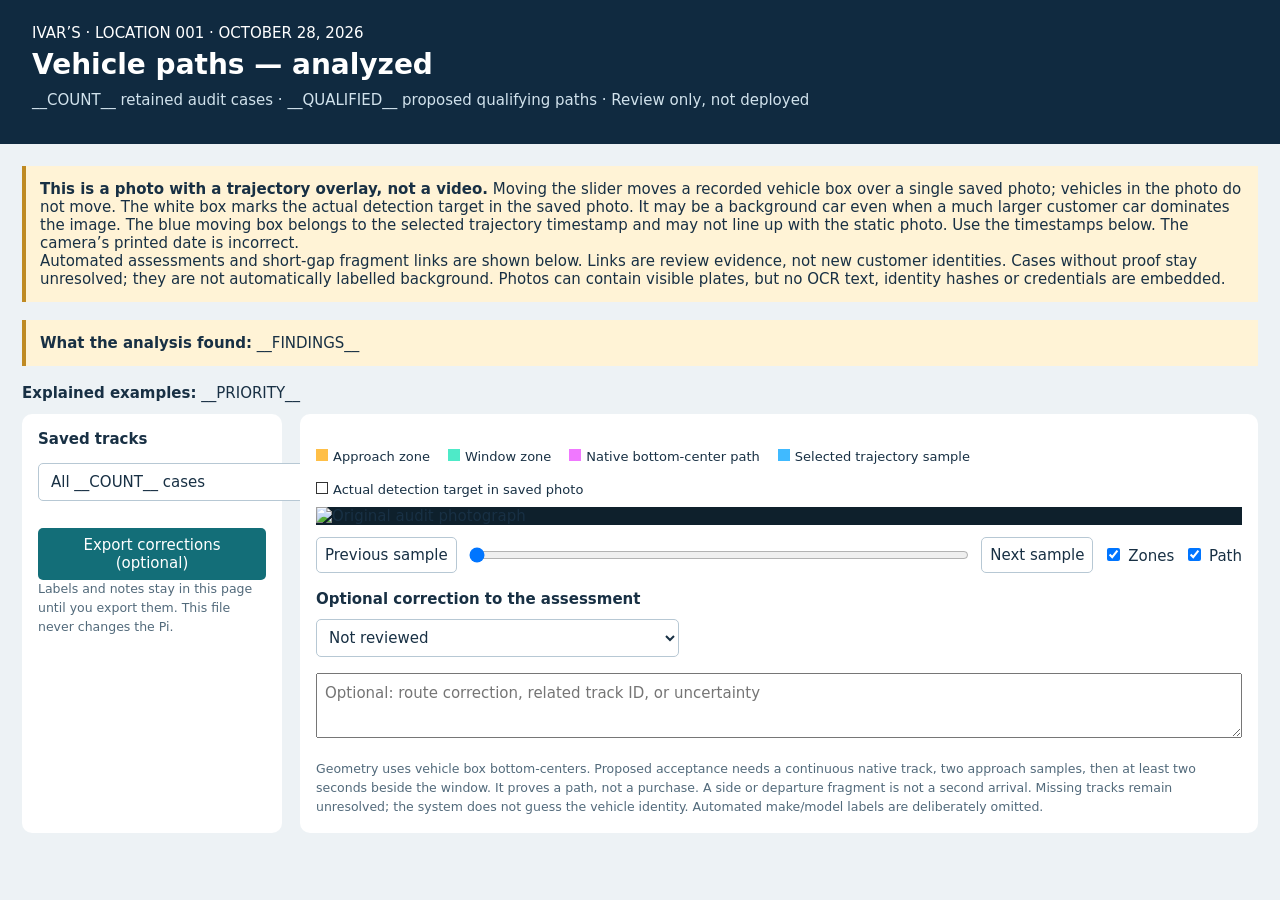
<file: tools/ivars_route_review.html>
<!doctype html>
<html lang="en"><meta charset="utf-8"><meta name="viewport" content="width=device-width,initial-scale=1">
<title>Ivar's trajectory review</title>
<style>
*{box-sizing:border-box}body{margin:0;background:#edf2f5;color:#183044;font:15px system-ui}header{padding:24px 32px;background:#102a40;color:white}h1{margin:6px 0;font-size:28px}p{line-height:1.55}header p{margin:8px 0;color:#d1e2ec}main{padding:22px;max-width:1600px;margin:auto}.note{padding:14px;background:#fff3d6;border-left:4px solid #bf8a22;margin-bottom:18px}.layout{display:grid;grid-template-columns:260px 1fr;gap:18px}aside,section{background:white;border-radius:10px;padding:16px}button,select,input,textarea{font:inherit}button,select{padding:8px;border:1px solid #b7c8d4;border-radius:5px;background:white;color:#183044}button{cursor:pointer}button:focus-visible,select:focus-visible{outline:3px solid #16aeac}#list{max-height:65vh;overflow:auto}#list button{display:block;width:100%;text-align:left;margin:5px 0;font-size:13px}#list button.active{border:2px solid #137e85;background:#e4f5f5}.frame{position:relative;background:#0e202c}#photo{display:block;width:100%}svg{position:absolute;inset:0;width:100%;height:100%}.controls{display:flex;gap:10px;align-items:center;margin:12px 0;flex-wrap:wrap}input[type=range]{flex:1;min-width:220px}.facts{font-size:13px;color:#496175;line-height:1.7}textarea{width:100%;height:65px;padding:8px;margin-top:8px}#label{max-width:100%;margin:8px 0}#export{background:#136e78;color:white;border:0;margin-top:12px}.legend{display:flex;gap:18px;font-size:13px;flex-wrap:wrap;margin:10px 0}.dot{display:inline-block;width:12px;height:12px;margin-right:5px}#selectedTime{font-variant-numeric:tabular-nums;font-size:13px}#reason{font-weight:600}#priority{margin:12px 0}#priority button{margin:3px}small{display:block;line-height:1.5;color:#526a7b}@media(max-width:850px){.layout{grid-template-columns:1fr}#list{max-height:180px}main{padding:10px}header{padding:18px}}@media print{aside,.controls,#label,textarea,#export{display:none}.layout{display:block}}
</style>
<header><div>IVAR’S · LOCATION 001 · OCTOBER 28, 2026</div><h1>Vehicle paths — analyzed</h1><p>__COUNT__ retained audit cases · __QUALIFIED__ proposed qualifying paths · Review only, not deployed</p></header>
<main><div class="note"><b>This is a photo with a trajectory overlay, not a video.</b> Moving the slider moves a recorded vehicle box over a single saved photo; vehicles in the photo do not move. The white box marks the actual detection target in the saved photo. It may be a background car even when a much larger customer car dominates the image. The blue moving box belongs to the selected trajectory timestamp and may not line up with the static photo. Use the timestamps below. The camera’s printed date is incorrect.<br>Automated assessments and short-gap fragment links are shown below. Links are review evidence, not new customer identities. Cases without proof stay unresolved; they are not automatically labelled background. Photos can contain visible plates, but no OCR text, identity hashes or credentials are embedded.</div>
<div class="note"><b>What the analysis found:</b> __FINDINGS__</div><div id="priority"><b>Explained examples:</b> __PRIORITY__</div>
<div class="layout"><aside><b>Saved tracks</b><p><select id="filter"><option value="all">All __COUNT__ cases</option><option value="qualified">__QUALIFIED__ proposed qualifying paths</option><option value="unreviewed">Not manually reviewed</option></select></p><div id="list"></div><button id="export">Export corrections (optional)</button><small>Labels and notes stay in this page until you export them. This file never changes the Pi.</small></aside>
<section><h2 id="title"></h2><div id="reason"></div><p id="assessment"></p><div id="links"></div><div class="legend"><span><i class="dot" style="background:#ffbf47"></i>Approach zone</span><span><i class="dot" style="background:#4eeac8"></i>Window zone</span><span><i class="dot" style="background:#f078ff"></i>Native bottom-center path</span><span><i class="dot" style="background:#40baff"></i>Selected trajectory sample</span><span><i class="dot" style="background:#fff;border:1px solid #333"></i>Actual detection target in saved photo</span></div>
<div class="frame"><img id="photo" alt="Original audit photograph"><svg id="overlay" viewBox="0 0 2304 1296" aria-label="Recorded trajectory over static photo"></svg></div>
<div class="controls"><button id="prev">Previous sample</button><input id="slider" type="range" min="0" value="0"><button id="next">Next sample</button><label><input id="zones" type="checkbox" checked> Zones</label><label><input id="path" type="checkbox" checked> Path</label></div>
<div id="selectedTime"></div><div id="facts" class="facts"></div><p><label for="label"><b>Optional correction to the assessment</b></label><br><select id="label"><option value="">Not reviewed</option><option value="customer_arrival">Customer approached / used drive-through</option><option value="background">Background / parking-lot traffic</option><option value="departure_fragment">Departure fragment of an earlier customer</option><option value="uncertain">Cannot tell from this evidence</option></select><textarea id="notes" placeholder="Optional: route correction, related track ID, or uncertainty"></textarea></p>
<small>Geometry uses vehicle box bottom-centers. Proposed acceptance needs a continuous native track, two approach samples, then at least two seconds beside the window. It proves a path, not a purchase. A side or departure fragment is not a second arrival. Missing tracks remain unresolved; the system does not guess the vehicle identity. Automated make/model labels are deliberately omitted.</small></section></div></main>
<script id="data" type="application/json">__DATA__</script>
<script>
const cases=JSON.parse(document.getElementById('data').textContent),$=id=>document.getElementById(id),labels={},notes={};let current=cases[0];
const time=t=>t?new Date(t).toLocaleString('en-US',{timeZone:'America/Los_Angeles',month:'short',day:'numeric',hour:'numeric',minute:'2-digit',second:'2-digit',timeZoneName:'short'}):'Not retained';
const zone=(r,c)=>`<rect x="${r[0]*2304}" y="${r[1]*1296}" width="${(r[2]-r[0])*2304}" height="${(r[3]-r[1])*1296}" fill="${c}" fill-opacity=".12" stroke="${c}" stroke-width="5"/>`;
function list(){const target=$('list');target.replaceChildren();cases.filter(c=>$('filter').value==='all'||$('filter').value==='qualified'&&c.proposed_status==='qualified'||$('filter').value==='unreviewed'&&!labels[c.id]).forEach(c=>{let b=document.createElement('button');b.textContent=(labels[c.id]?'✓ ':'')+c.id+' · '+time(c.first_seen)+' · '+(c.proposed_status==='qualified'?'Proposed include':'No route proof');b.className=c===current?'active':'';b.onclick=()=>select(c);target.append(b)})}
function select(c){if(!c)return;current=c;$('assessment').textContent=c.assessment+' · Net direction: '+c.direction;$('links').replaceChildren();for(let link of c.links){let button=document.createElement('button');let other=link.previous===c.id?link.next:link.previous;button.textContent='Linked '+other+' · '+link.gap_seconds+'s gap · '+Math.round(link.iou*100)+'% IoU';button.onclick=()=>select(cases.find(x=>x.id===other));$('links').append(button);}$('title').textContent=c.id+' · '+time(c.first_seen);$('photo').src=c.photo;$('reason').textContent=(c.proposed_status==='qualified'?'Proposed: include':'Proposed: hold out')+' — '+c.proposed_reason.replaceAll('_',' ');$('slider').max=Math.max(0,c.boxes.length-1);$('slider').disabled=!c.boxes.length;let photoEpoch=Date.parse(c.photo_time),best=c.window_start??0;for(let i=1;i<c.times.length;i++)if(Math.abs(Date.parse(c.times[i])-photoEpoch)<Math.abs(Date.parse(c.times[best])-photoEpoch))best=i;$('slider').value=best;$('label').value=labels[c.id]||'';$('notes').value=notes[c.id]||'';$('facts').textContent='Photo: '+time(c.photo_time)+' · Track: '+time(c.first_seen)+' to '+time(c.last_seen)+' · '+c.boxes.length+' native samples. Source: '+c.file;list();draw()}
function draw(){let i=Number($('slider').value),b=current.boxes[i],html='';if($('zones').checked)html+=zone([.40,.55,.95,.74],'#ffbf47')+zone(__WINDOW_ZONE__,'#4eeac8');if($('path').checked&&current.boxes.length)html+=`<polyline points="${current.boxes.map(b=>(b[0]+b[2])/2+','+b[3]).join(' ')}" fill="none" stroke="#f078ff" stroke-width="4" opacity=".85"/>`;if(current.photo_box){let q=current.photo_box;html+=`<rect x="${q[0]}" y="${q[1]}" width="${q[2]-q[0]}" height="${q[3]-q[1]}" fill="none" stroke="black" stroke-width="10"/><rect x="${q[0]}" y="${q[1]}" width="${q[2]-q[0]}" height="${q[3]-q[1]}" fill="none" stroke="white" stroke-width="5"/>`;}if(b)html+=`<rect x="${b[0]}" y="${b[1]}" width="${b[2]-b[0]}" height="${b[3]-b[1]}" fill="none" stroke="#40baff" stroke-width="5"/><circle cx="${(b[0]+b[2])/2}" cy="${b[3]}" r="10" fill="#40baff"/>`;$('overlay').innerHTML=html;$('selectedTime').textContent=b?'Selected native sample '+(i+1)+' / '+current.boxes.length+' · '+time(current.times[i]):'No trajectory retained — photo alone cannot establish a route.'}
$('slider').oninput=draw;$('zones').onchange=draw;$('path').onchange=draw;$('prev').onclick=()=>{$('slider').value=Math.max(0,Number($('slider').value)-1);draw()};$('next').onclick=()=>{$('slider').value=Math.min(Number($('slider').max),Number($('slider').value)+1);draw()};$('filter').onchange=list;$('label').onchange=()=>{labels[current.id]=$('label').value;list()};$('notes').oninput=()=>{notes[current.id]=$('notes').value};document.querySelectorAll('[data-case]').forEach(b=>b.onclick=()=>select(cases.find(c=>c.id===b.dataset.case)));
$('export').onclick=()=>{const payload={location:'ivars-001',policy:'ivars_window_v1',deployed:false,reviewed_at:new Date().toISOString(),labels:cases.filter(c=>labels[c.id]||notes[c.id]).map(c=>({id:c.id,file:c.file,label:labels[c.id]||'uncertain',notes:notes[c.id]||''}))};const url=URL.createObjectURL(new Blob([JSON.stringify(payload,null,2)],{type:'application/json'})),a=document.createElement('a');a.href=url;a.download='Ivars-manual-route-review.json';a.click();setTimeout(()=>URL.revokeObjectURL(url),1000)};select(cases.find(c=>c.id==='T54')||cases[0]);
</script></html>
</file>
